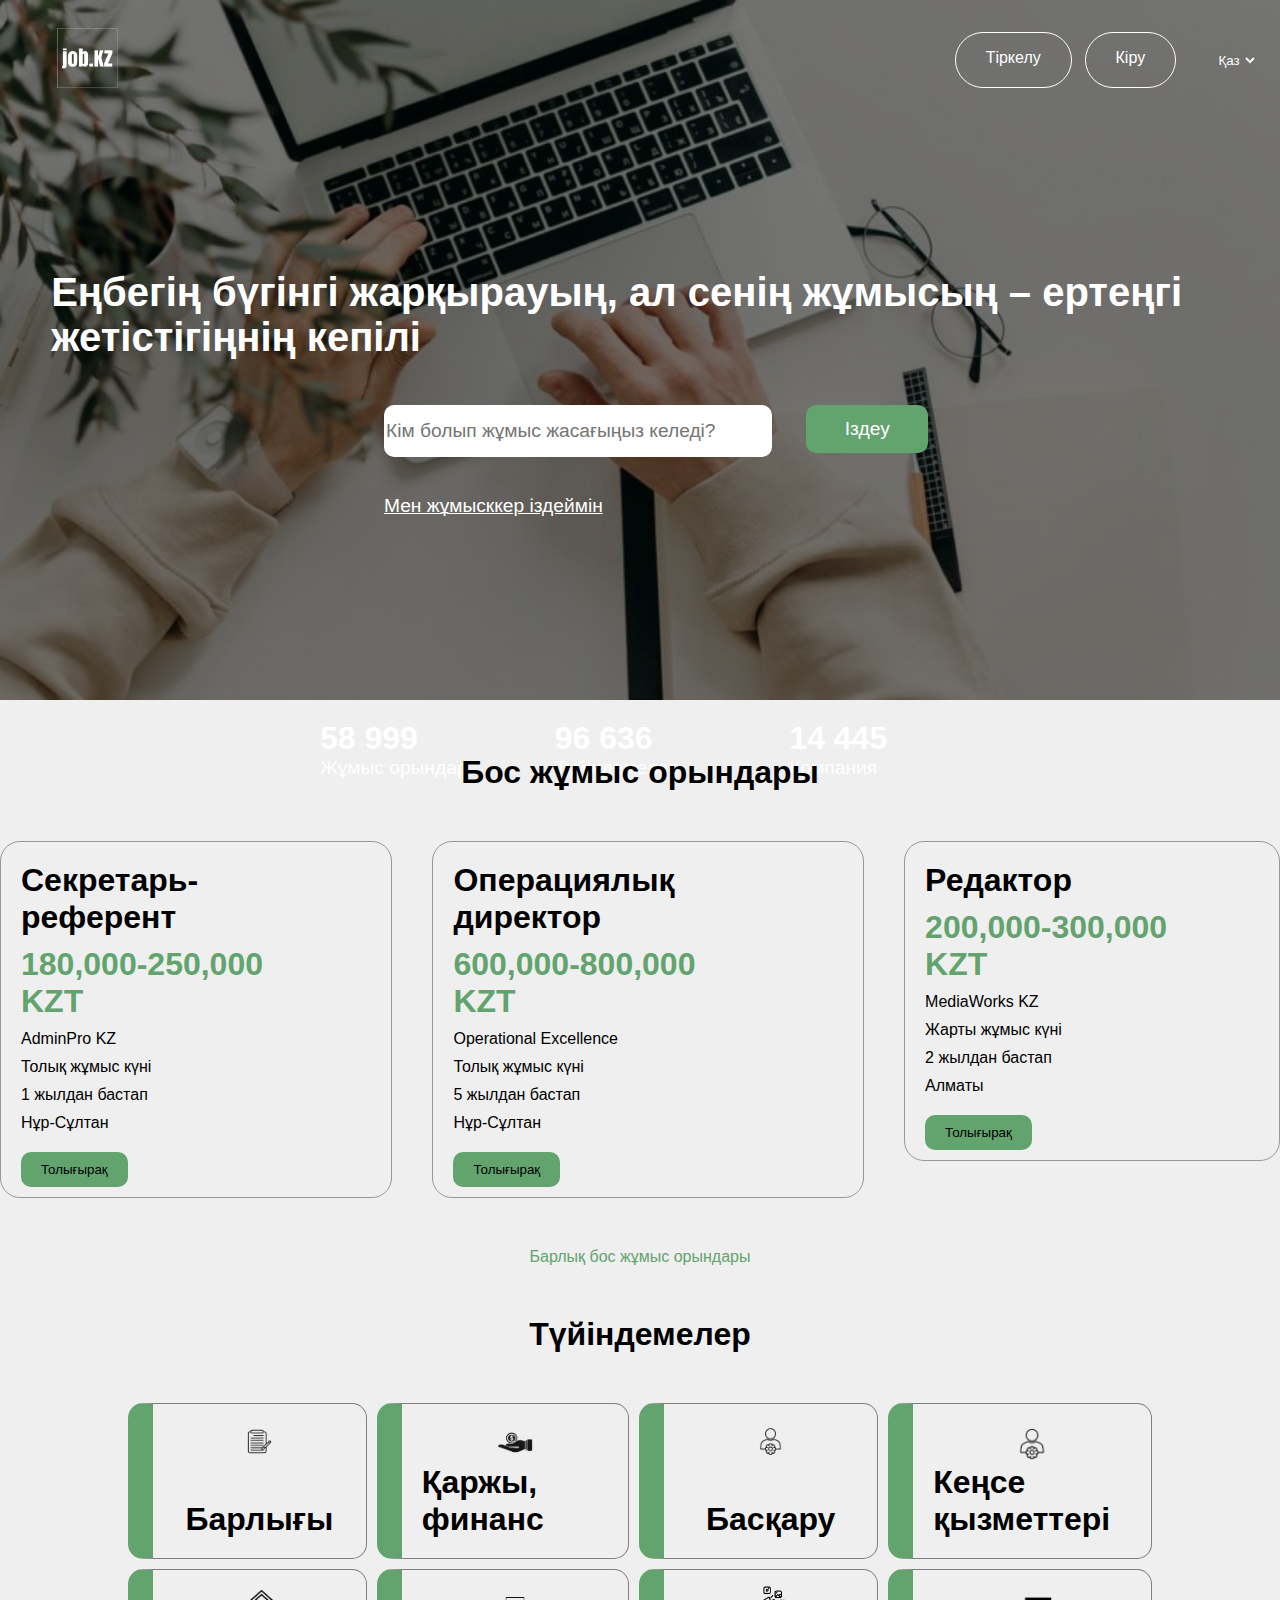
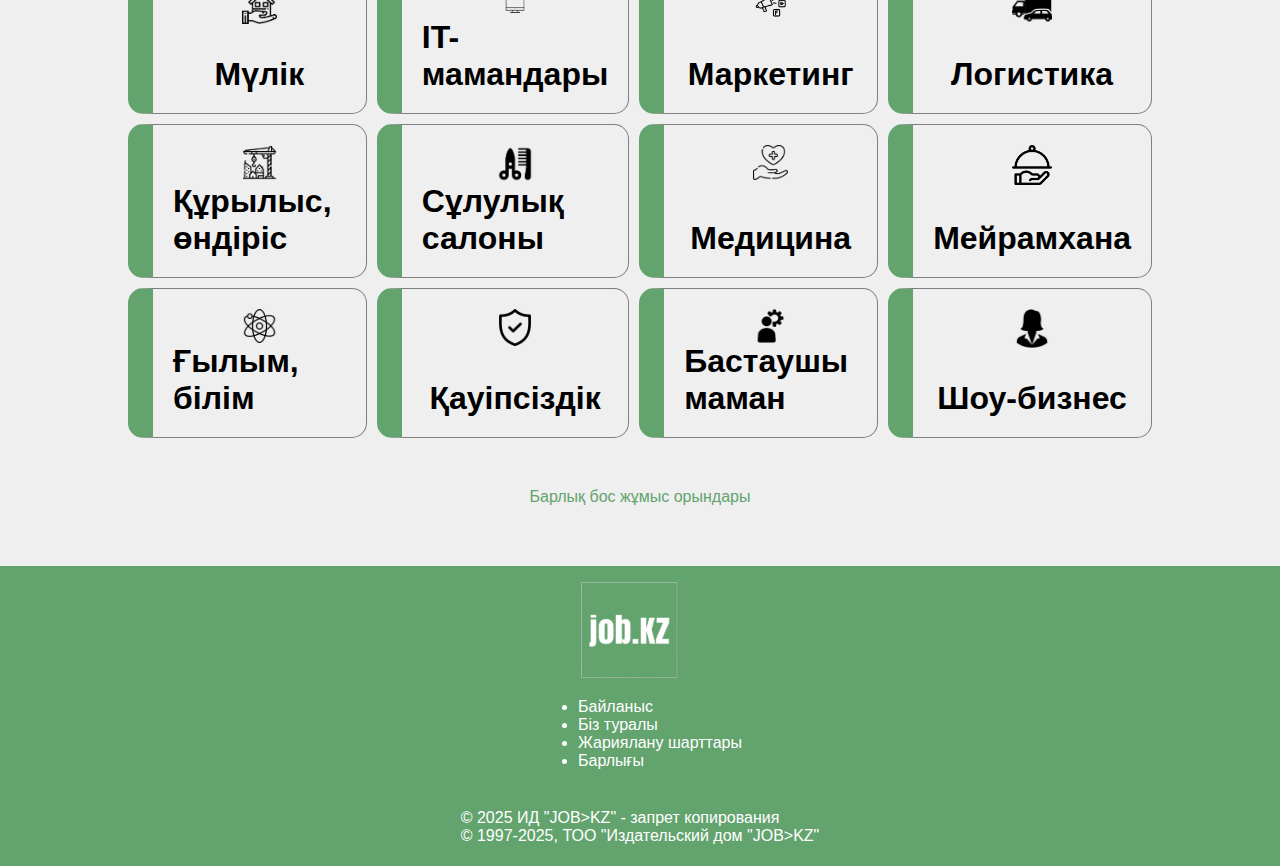
<file: index.html>
<!DOCTYPE html>
<html lang="en">
<head>
    <meta charset="UTF-8">
    <meta name="viewport" content="width=device-width, initial-scale=1.0">
    <title>job.KZ</title>
    <link rel="stylesheet" href="style.css">
</head>
<body>
<header id="header">
    <a href="#"><img class="logoIMG" src="img/logo.png" alt=""></a>
    <img id="img-profil" class="profilImg" src="img/profilLogo.png" alt="">
    
    <a href="logIn.html" id="headBtn1">Тіркелу</a>
    <a href="signIn.html" id="headBtn2">Кіру</a>
    <select class="select" name="" id="">
        <option class="selectKz" value="">Қаз</option>
        <option class="selectKz" value="">Рус</option>
    </select>
</header>
    <div id="asideProfil">
        <img id="xImg" class="x" src="img/xLogo.png" alt="">
        <img class="imgSom" src="img/imgSom.png" alt="">
        <button id="getOut">Шығу</button>
    </div>  
<nav>

</nav>
<main class="main">
    <section class="section">
        <img class="section1fon" src="img/fon3.jpg" alt="">
        <h1 class="section1h1">Еңбегің бүгінгі жарқырауың, ал сенің жұмысың – ертеңгі жетістігіңнің кепілі</h1>
            <form id="section1-form" class="section1form">
                <input id="section1input" type="text" placeholder="Кім болып жұмыс жасағыңыз келеді?">
                <button id="section1Btn">Іздеу</button>
            </form>
        <a class="boss" href="">Мен жұмысккер іздеймін</a>
        <div class="container">
            <div class="info">
                <h3 class="information" id="jobPlace">58 999</h3>
                <h3 class="information" id="resume">96 636</h3> 
                <h3 class="information" id="company">14 445 </h3>
                <p class="inf">Жұмыс орындар</p>
                <p class="inf">Түйіндемелер</p>
                <p class="inf">Компания</p>
            </div>    
        </div>
        
            
    </section>
    
      
    
    <section class="section4">
        <h1 class="section4h1">Бос жұмыс орындары</h1>
        <a href="" class="section4Div">
            
        </a>
        <a class="section4-a" href="job.html">Барлық бос жұмыс орындары</a>
    </section>
     <section class="section2">
        <h1 class="section2h1">Түйіндемелер</h1>
        <div class="section4Div1">
            <a href="job.html" class="divVacancy all">
                <img class="divImg" src="img/listLogo.png" alt="">
                <h1 class="divH1">Барлығы</h1>
            </a>
            <a href="job.html" class="divVacancy econom">
                <img class="divImg" src="img/economLogo.png" alt="">
                <h1 class="divH1">Қаржы, финанс</h1>
            </a>
            <a href="job.html" class="divVacancy offise">
                
                <img class="divImg" src="img/managLogo.png" alt="">
                <h1 class="divH1">Басқару</h1>
            </a>
            <a href="job.html" class="divVacancy manag">
                
                <img class="divImg" src="img/managLogo.png" alt="">
                <h1 class="divH1">Кеңсе қызметтері</h1>
            </a>
            <a href="job.html" class="divVacancy dom">
                
                <img class="divImg" src="img/domLogo.png" alt="">
                <h1 class="divH1">Мүлік</h1>
            </a>
            <a href="job.html" class="divVacancy IT">
                
                <img class="divImg" src="img/ITlogo.png" alt="">
                <h1 class="divH1">IT-мамандары</h1>
            </a>
            <a href="job.html" class="divVacancy ">
                
                <img class="divImg marketing" src="img/marketingLogo.png" alt="">
                <h1 class="divH1">Маркетинг</h1>
            </a>
            <a href="job.html" class="divVacancy logist">
                
                <img class="divImg" src="img/logistLogo.png" alt="">
                <h1 class="divH1">Логистика</h1>
            </a>
            <a href="job.html" class="divVacancy stroi">
                
                <img class="divImg" src="img/stroiLogo.png" alt="">
                <h1 class="divH1">Құрылыс, өндіріс</h1>
            </a>
            <a href="job.html" class="divVacancy solon">
                
                <img class="divImg" src="img/solonLogo.png" alt="">
                <h1 class="divH1">Сұлулық салоны</h1>
            </a>
            <a href="job.html" class="divVacancy medic">
                
                <img class="divImg" src="img/medicLogo.png" alt="">
                <h1 class="divH1">Медицина</h1>
            </a>
            <a href="job.html" class="divVacancy food">
    
                <img class="divImg" src="img/foodLogo.png" alt="">
                <h1 class="divH1">Мейрамхана</h1>
            </a>
            <a href="job.html" class="divVacancy nauka">
    
                <img class="divImg" src="img/naukaLogo.png" alt="">
                <h1 class="divH1">Ғылым, білім</h1>
            </a>
            <a href="job.html" class="divVacancy bz">
                
                <img class="divImg" src="img/bzLogo.png" alt="">
                <h1 class="divH1">Қауіпсіздік</h1>
            </a>
            <a href="job.html" class="divVacancy spec">
                
                <img class="divImg" src="img/specLogo.png" alt="">
                <h1 class="divH1">Бастаушы маман</h1>
            </a>
            <a href="job.html" class="divVacancy biss">
                
                <img class="divImg" src="img/bissLogo.png" alt="">
                <h1 class="divH1">Шоу-бизнес</h1>
            </a>
        </div>
        <a class="section4-a" href="job.html">Барлық бос жұмыс орындары</a>
    </section> 

</main>
<footer class="footer">
    <a href="#"><img class="footerLogo" src="img/logo.png" alt=""></a>
    <div class="text-center">
        <ul class="footer-ul">
            <li><a class="footer-li" href="">Байланыс</a></li>
            <li><a class="footer-li" href="">Біз туралы</a></li>
            <li><a class="footer-li" href="">Жариялану шарттары</a></li>
            <li><a class="footer-li" href="">Барлығы</a> </li>
        </ul>
    </div>  
    <div class="text">
        <div class="text1">© 2025 ИД "JOB>KZ" - запрет копирования</div>
        <div class="text2">© 1997-2025, ТОО "Издательский дом "JOB>KZ"</div>
    </div>
</footer>

    
    <script src="script.js"></script>
</body>
</html>
</file>
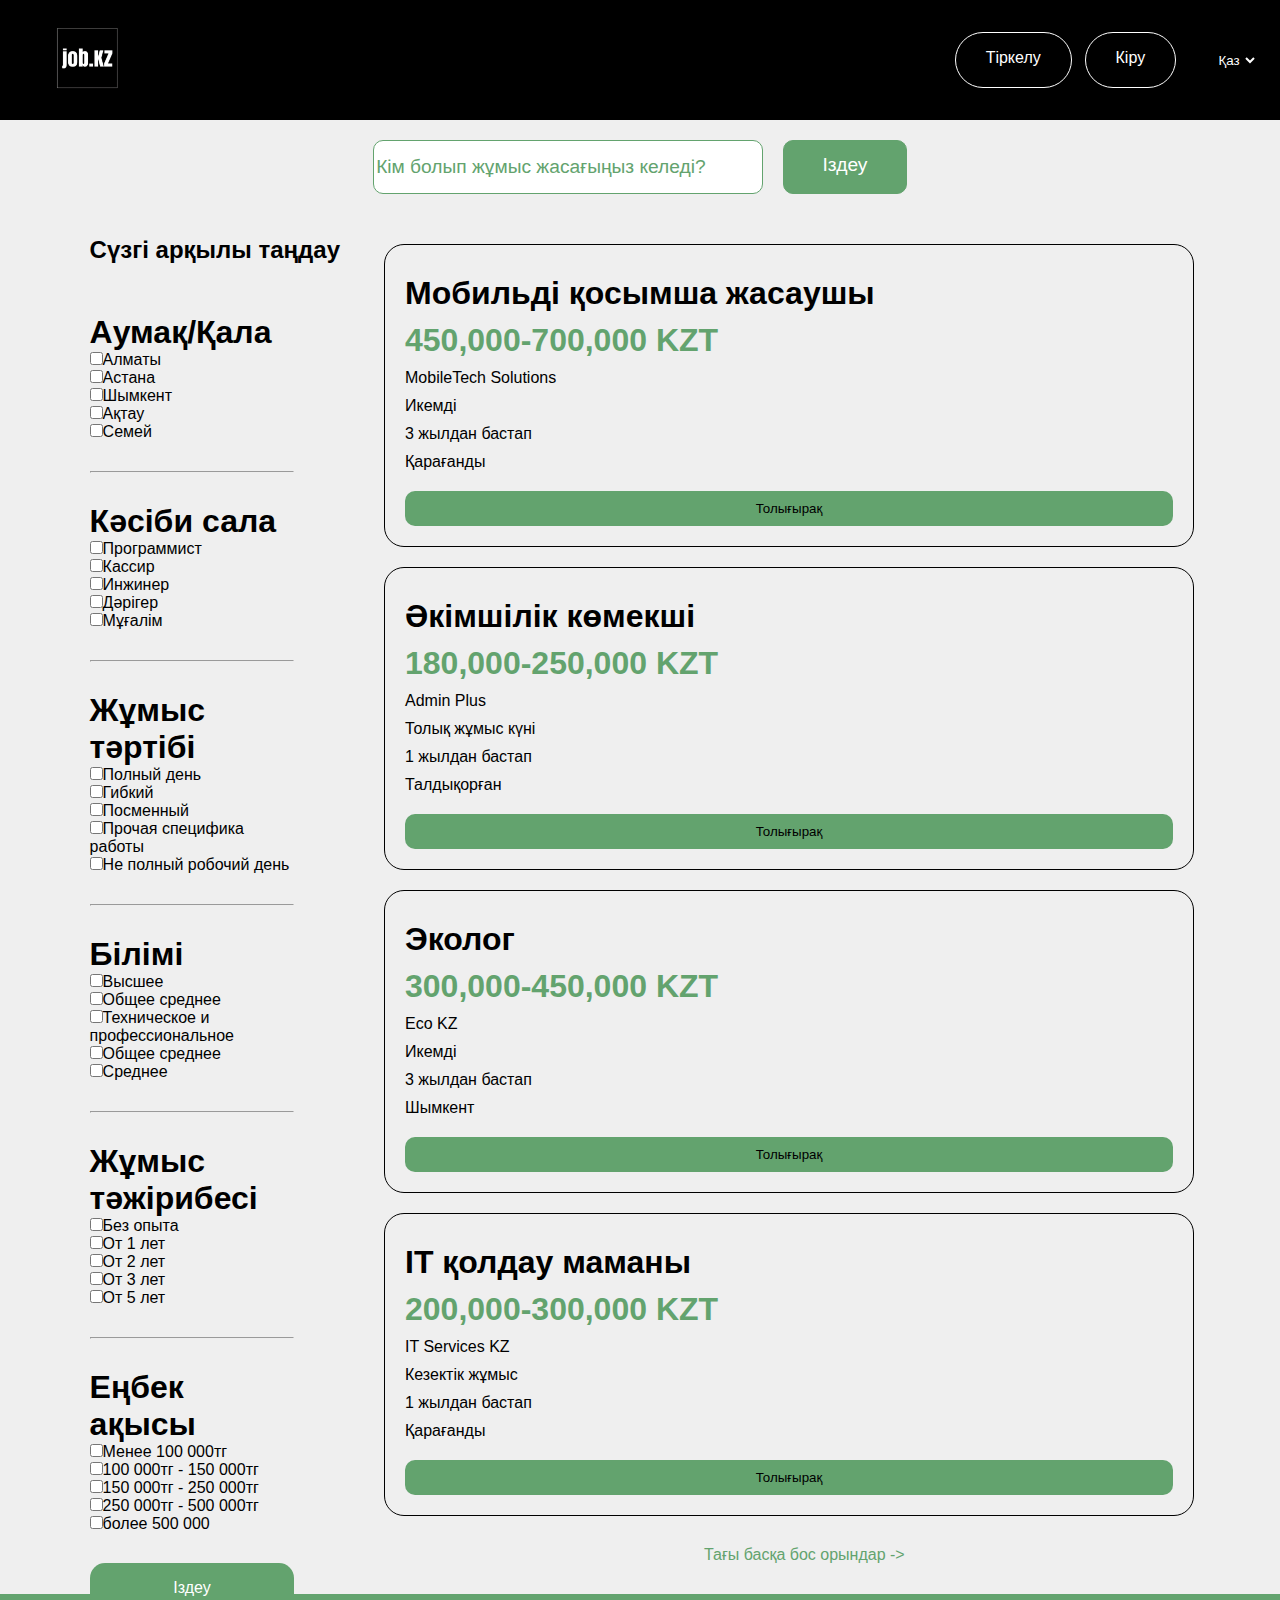
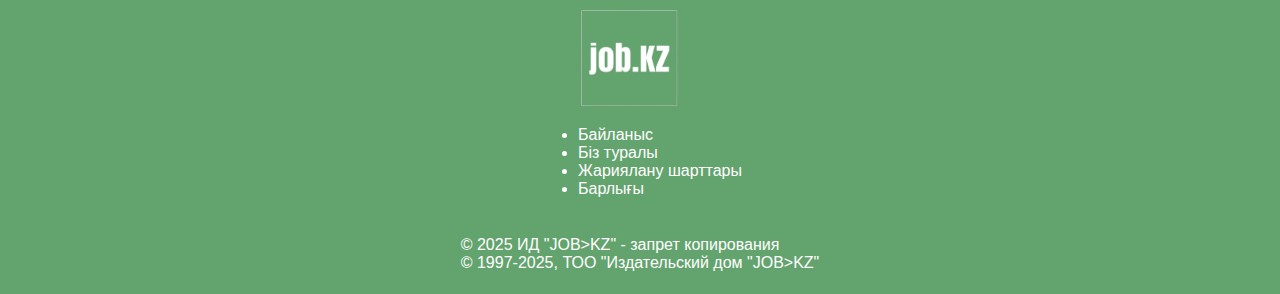
<file: job.html>
<!DOCTYPE html>
<html lang="en">
<head>
    <meta charset="UTF-8">
    <meta name="viewport" content="width=device-width, initial-scale=1.0">
    <title>Document</title>
    <link rel="stylesheet" href="job.css">
</head>
<body>
    <header id="header">
        <a href="#"><img class="logoIMG" src="img/logo.png" alt=""></a>
        <a href="logIn.html" id="headBtn1">Тіркелу</a>
        <a href="signIn.html" id="headBtn2">Кіру</a>
        <img id="img-profil" class="profilImg" src="img/profilLogo.png" alt="">
        <select class="select" name="" id="">
            <option class="selectKz" value="">Қаз</option>
            <option class="selectKz" value="">Рус</option>
        </select>
    </header>
    <div id="asideProfil">
        <img id="xImg" class="x" src="img/xLogo.png" alt="">
        <img class="imgSom" src="img/imgSom.png" alt="">
        <button id="getOut">Шығу</button>
    </div>  
        <section>
            <form id="section1-form" class="section1form">
                <input id="section1input" type="text" placeholder="Кім болып жұмыс жасағыңыз келеді?">
                <a href="" id="section1Btn">Іздеу</a>
            </form>
        </section>
    <main class="main">
       
        <section class="section">
            <div id="section2Div">

            </div>

        </section>

        <section class="section5">
            <div id="section2Div2">

            </div>
            <a class="section2-a" href="">Тағы басқа бос орындар -></a>
        </section>
    </main>

    <aside class="section3">
        <h1 class="section3h1">Сүзгі арқылы таңдау</h1>
        <div class="divsection3">
            <div class="divJob">
                <h1 class="divJob-h1">Аумақ/Қала</h1>
                <p><input class="divJon-input" type="checkbox">Алматы<span></span></p>
                <p><input class="divJon-input" type="checkbox">Астана<span></span></p>
                <p><input class="divJon-input" type="checkbox">Шымкент<span></span></p>
                <p><input class="divJon-input" type="checkbox">Ақтау<span></span></p>
                <p><input class="divJon-input" type="checkbox">Семей<span></span></p>
            </div><hr>
            <div class="divJob">
                <h1 class="divJob-h1">Кәсіби сала</h1>
                <p><input class="divJon-input" type="checkbox">Программист<span></span></p>
                <p><input class="divJon-input" type="checkbox">Кассир<span></span></p>
                <p><input class="divJon-input" type="checkbox">Инжинер<span></span></p>
                <p><input class="divJon-input" type="checkbox">Дәрігер<span></span></p>
                <p><input class="divJon-input" type="checkbox">Мұғалім<span></span></p>
            </div><hr>
            <div class="divJob">
                <h1 class="divJob-h1">Жұмыс тәртібі</h1>
                <p><input class="divJon-input" type="checkbox">Полный день<span></span></p>
                <p><input class="divJon-input" type="checkbox">Гибкий<span></span></p>
                <p><input class="divJon-input" type="checkbox">Посменный<span></span></p>
                <p><input class="divJon-input" type="checkbox">Прочая специфика работы<span></span></p>
                <p><input class="divJon-input" type="checkbox">Не полный робочий день<span></span></p>
            </div><hr>
            <div class="divJob">
                <h1 class="divJob-h1">Білімі</h1>
                <p><input class="divJon-input" type="checkbox">Высшее<span></span></p>
                <p><input class="divJon-input" type="checkbox">Общее среднее <span></span></p>
                <p><input class="divJon-input" type="checkbox">Техническое и профессиональное <span></span></p>
                <p><input class="divJon-input" type="checkbox">Общее среднее <span></span></p>
                <p><input class="divJon-input" type="checkbox">Среднее <span></span></p>
            </div><hr>
            <div class="divJob">
                <h1 class="divJob-h1">Жұмыс тәжірибесі</h1>
                <p><input class="divJon-input" type="checkbox">Без опыта<span></span></p>
                <p><input class="divJon-input" type="checkbox">От 1 лет<span></span></p>
                <p><input class="divJon-input" type="checkbox">От 2 лет<span></span></p>
                <p><input class="divJon-input" type="checkbox">От 3 лет<span></span></p>
                <p><input class="divJon-input" type="checkbox">От 5 лет<span></span></p>
            </div><hr>
            <div class="divJob">
                <h1 class="divJob-h1">Еңбек ақысы</h1>
                <p><input class="divJon-input" type="checkbox">Менее 100 000тг<span></span></p>
                <p><input class="divJon-input" type="checkbox">100 000тг - 150 000тг<span></span></p>
                <p><input class="divJon-input" type="checkbox">150 000тг - 250 000тг<span></span></p>
                <p><input class="divJon-input" type="checkbox">250 000тг - 500 000тг<span></span></p>
                <p><input class="divJon-input" type="checkbox">более 500 000 <span></span></p>
            </div>
            <a class="section3a" href="">Іздеу</a>
        </div>
    </aside>

    <footer class="footer">
        <a href="#"><img class="footerLogo" src="img/logo.png" alt=""></a>
        <div class="text-center">
            <ul class="footer-ul">
                <li><a class="footer-li" href="">Байланыс</a></li>
                <li><a class="footer-li" href="">Біз туралы</a></li>
                <li><a class="footer-li" href="">Жариялану шарттары</a></li>
                <li><a class="footer-li" href="">Барлығы</a> </li>
            </ul>
        </div>  
        <div class="text">
            <div class="text1">© 2025 ИД "JOB>KZ" - запрет копирования</div>
            <div class="text2">© 1997-2025, ТОО "Издательский дом "JOB>KZ"</div>
        </div>
    </footer>


    <script src="jobs.js"></script>
</body>
</html>
</file>
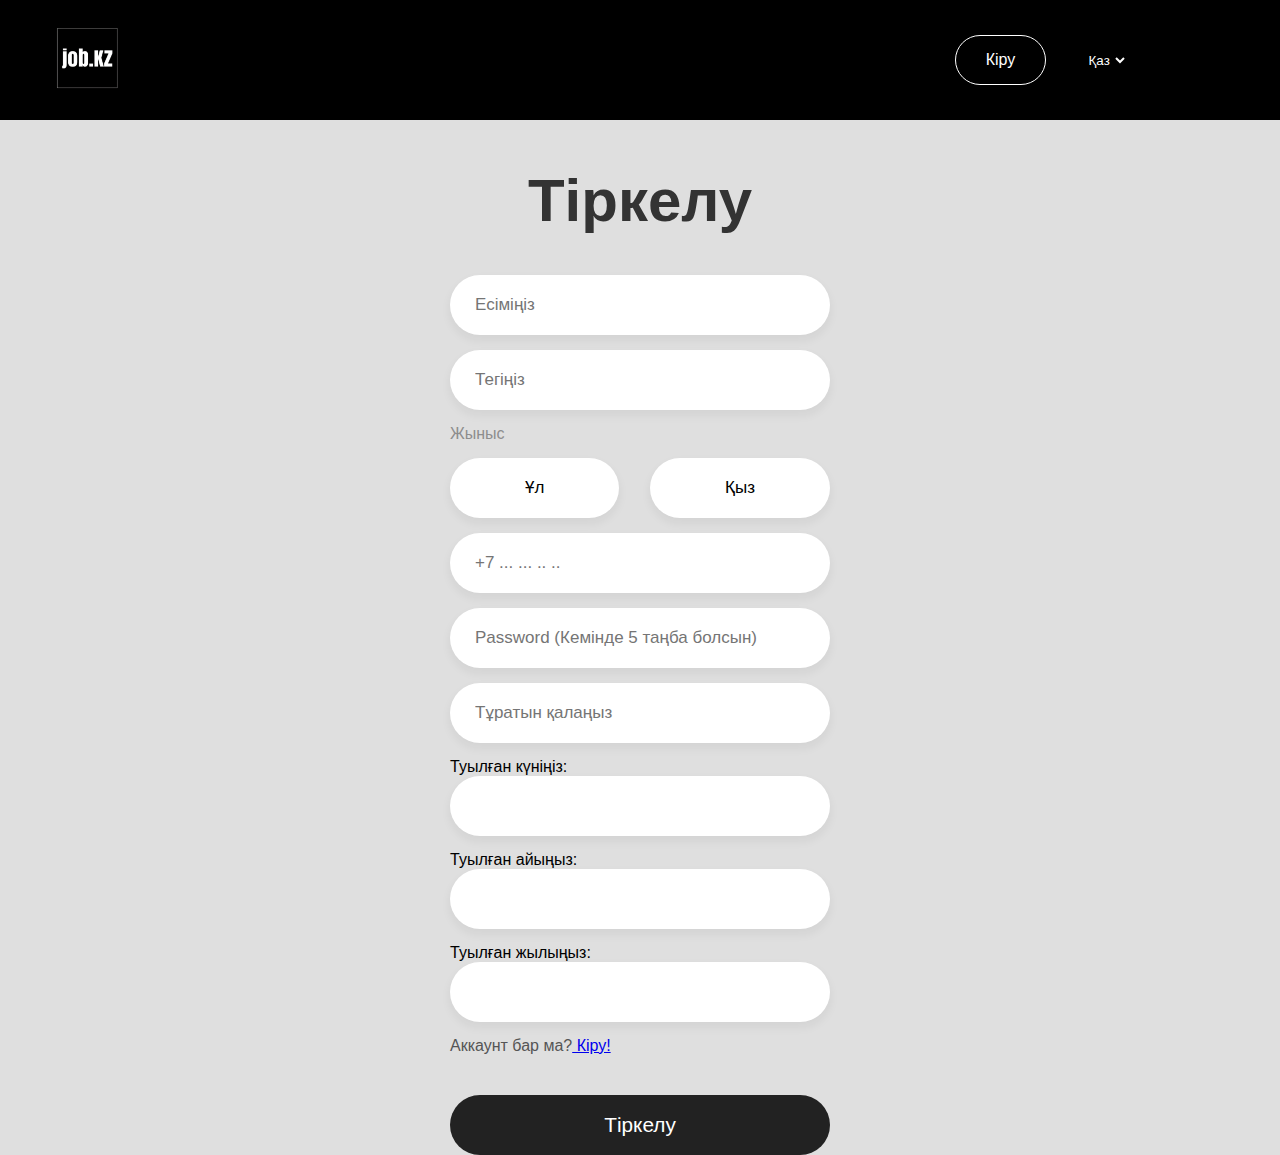
<file: logIn.html>
<!DOCTYPE html>
<html lang="en">
<head>
    <meta charset="UTF-8">
    <meta name="viewport" content="width=device-width, initial-scale=1.0">
    <title>Document</title>
    <link rel="stylesheet" href="logIn.css">
</head>
<body>
    <header id="header">
        <a href="#"><img class="logoIMG" src="img/logo.png" alt=""></a>
        <a href="signIn.html" id="headBtn1">Кіру</a>
        <select class="select" name="" id="">
            <option class="selectKz" value="">Қаз</option>
            <option class="selectKz" value="">Рус</option>
        </select>
    </header>
    <main>
        <div class="login-box">
            <div class="login-header">
                <h1>Тіркелу </h1>
            </div>

            <form action="">

                <div class="input-box">
                    <input id="name" type="text" class="input-field" placeholder="Есіміңіз">
                </div>
    
                <div class="input-box">
                    <input id="surname" type="text" class="input-field" placeholder="Тегіңіз">
                    
                </div>
                <p class="p" >Жыныс</p>
                <div class="divCheckBox">
                    <label>
                        <input class="inputBox" type="radio" name="gender">
                        <div class="gender-label">Ұл</div>
                    </label>
                    <label>
                        <input class="inputBox" type="radio" name="gender">
                        <div class="gender-label">Қыз</div>
                    </label>
                </div>
                
    
                <div class="input-box">
                    <input id="tel" type="number" class="input-field" placeholder="+7 ... ... .. .." >
                </div>
    
                <div class="input-box">
                    <input id="password" type="password" class="input-field" placeholder="Password (Кемінде 5 таңба болсын)" >
                </div>
    
                <div class="input-box">
                    <input id="city" type="text" class="input-field" placeholder="Тұратын қалаңыз" >
                </div>
                
                <label for="day">Туылған күніңіз:</label>
    
                <div class="input-box">
                    <input id="day" type="number" class="input-field" >
                </div>
    
                <label >Туылған айыңыз:</label>
    
                <div class="input-box">
                    <input id="month" type="text" class="input-field" >
                </div>
    
                <label >Туылған жылыңыз:</label>
    
                <div class="input-box">
                    <input id="year" type="number" class="input-field" >
                </div>           
                
                <div class="forgot">
                    <section>
                        <p>Аккаунт бар ма?<a href="signIn.html"> Кіру!</a></p>
                    </section>
                </div>
                <div class="input-submit">
                    <button id="btn" class="submit-btn">Тіркелу</button>
                    
                </div>
            </form> 

        </div>
    </main>


    <script src="logIn.js"></script>
</body>
</html>
</file>
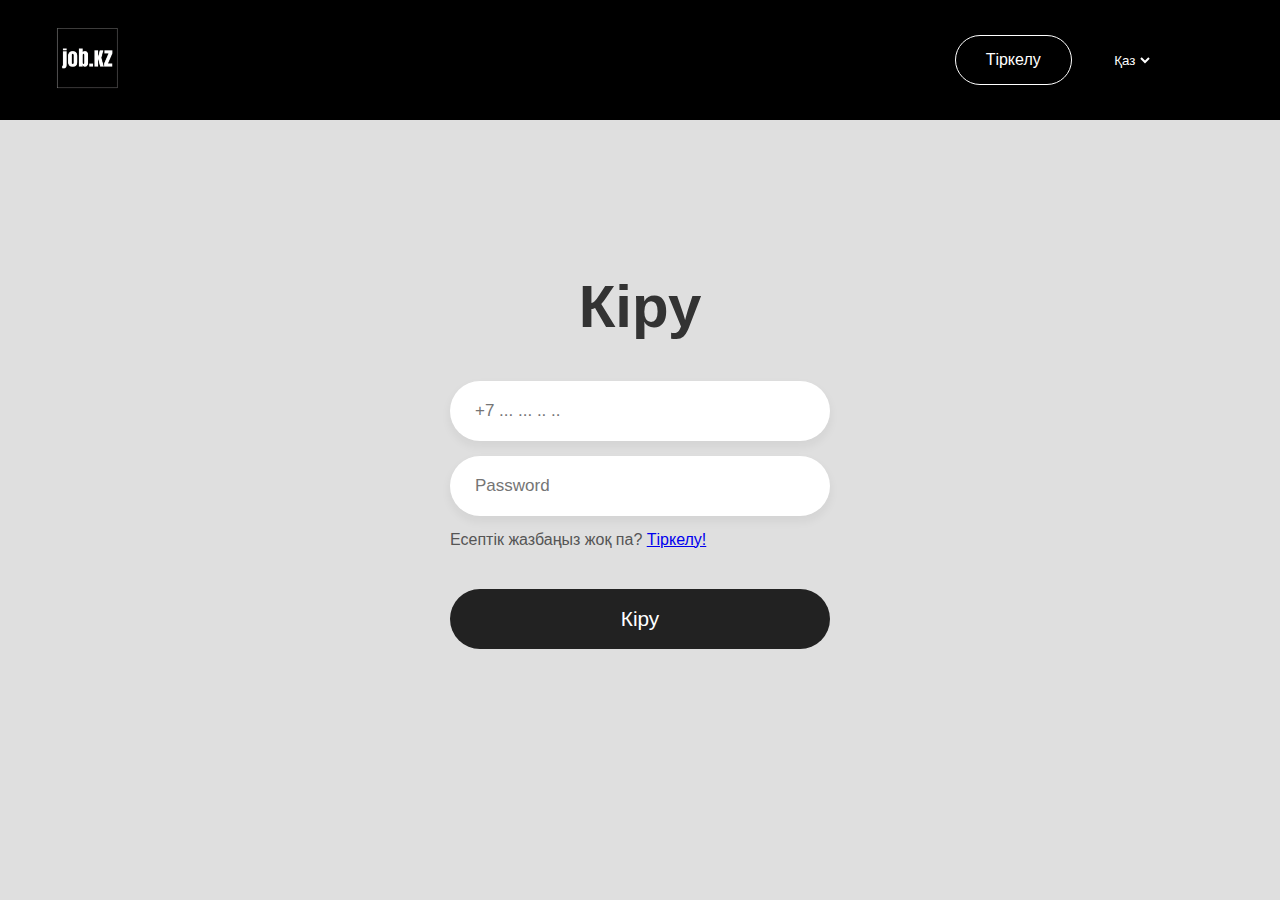
<file: signIn.html>
<!DOCTYPE html>
<html lang="en">
<head>
    <meta charset="UTF-8">
    <meta name="viewport" content="width=device-width, initial-scale=1.0">
    <title>Document</title>
    <link rel="stylesheet" href="signIn.css">
</head>
<body>
    <header id="header">
        <a href="#"><img class="logoIMG" src="img/logo.png" alt=""></a>
        <a href="logIn.html" id="headBtn1">Тіркелу</a>
        <select class="select" name="" id="">
            <option class="selectKz" value="">Қаз</option>
            <option class="selectKz" value="">Рус</option>
        </select>
    </header>
    <main>
        <div class="login-box">
            <div class="login-header">
                <h1>Кіру </h1>
            </div>
            <div class="input-box">
                <input type="number" class="input-field" placeholder="+7 ... ... .. .." >
            </div>
            <div class="input-box">
                <input type="password" id="pasword" class="input-field" placeholder="Password" >
            </div>
            <div class="forgot">
                <section>
                    <p>Есептік жазбаңыз жоқ па? <a href="logIn.html"> Тіркелу!</a></p>
                </section>
            </div>
            <div class="input-submit">
                <button id="btn" class="submit-btn">Кіру</button>
                
            </div>
        </div>
    </main>

    <script src="signIn.js"></script>
</body>
</html>
</file>
<file: style.css>
*{
    margin: 0;  
    font-family:'Gill Sans', 'Gill Sans MT', Calibri, 'Trebuchet MS', sans-serif;
}

body{
    height: 100%;
    background-color: rgb(239, 239, 239);
}

#header{
    width: 100%;
    height: 120px;
    display: flex;
    align-items: center;
    position: absolute;
    z-index: 1000;
    transition: background-color 0.3s ease, height 0.3s ease;
}

#header.scrolled {
    background-color: rgb(204, 204, 204);
    height: 80px;
}

.logoIMG{
    height: 80px;
    margin-left: 50px;
    
}

.profilImg{
    display: none;
    height: 60px;
    margin-left: 70%;
    cursor: pointer;
}


#asideProfil {
    display: none;
    position: absolute;
    z-index: 100;
    right: 0;
    top: 60px;
    width: 25%;
    height: 500px;
    background-color: rgb(239, 239, 239);
    border-radius: 50px 0 0 50px;
    transition: right 2s ease-in-out;
    
}
.x{ 
    position: absolute;
    top: 10%;
    left: 10%;
    width: 7%;
    cursor: pointer;
}

.imgSom{
    width: 50%;
    margin-left: 25%;
}
.accountCard{
    display: flex;
    flex-direction: column;
    align-items: center;
}
.card1{
    margin-top: 10px;
}

.card2{
    padding: 5% 30%;
    margin-top: 10px;
    
}

#getOut{
    position: absolute;
    bottom: 5%;
    right: 40%;
}





#headBtn1{
    color: white;
    border: solid  white 1px;
    border-radius: 50px;
    text-decoration: none;
    height: 30px;
    padding: 16px 30px 8px 30px;
    margin-left: 65%
}

#headBtn1:hover{
    border-color: rgb(99, 163, 110);
    color:rgb(99, 163, 110);
    transition-duration: 0.5s;
}

#headBtn2{
    color: white;
    text-decoration: none;
    border: solid  white 1px;
    border-radius: 50px;
    height: 30px;
    padding: 16px 30px 8px 30px;
    margin-left: 1%;

}

#headBtn2:hover{
    border-color: rgb(99, 163, 110);
    color:rgb(99, 163, 110);
    transition-duration: 0.5s;
}

.select{
    border: none;
    background-color: rgba(24, 10, 64, 0);
    color: white;
    margin-left: 3%;
}

.selectKz{
    background-color: rgb(69, 111, 76);
}

.section1fon{
    filter: brightness(50%);
    width: 100%;
    height: 700px;
    
}



.section1h1{
    position: absolute;
    color: rgb(255, 255, 255);
    top: 30%;
    left: 4%;
    font-size: 2.5em;
}

#section1input{
    width: 30%;
    height: 50px;
    font-size: 1.2em;
    position: absolute;
    top: 45%; 
    left: 30%; 
    border-radius: 10px;
    border: none;
    background-color: rgb(255, 255, 255);
    z-index: 1;
    color: rgb(0, 0, 0);
    
}

#section1Btn{
    padding: 13px 3% 13px 3%;
    border-radius: 10px;
    text-decoration: none;
    background-color: rgb(99, 163, 110) ;
    font-size: 1.2em;
    position: absolute;
    left: 63%;
    top: 45%;
    z-index: 1;
    border: none;
    color: rgb(255, 255, 255);
}

#section1Btn:hover{
    background-color: rgb(84, 138, 93) ;
    transition-duration: 0.5s;
}


.boss{
    font-size: 1.2em;
    position: absolute;
    top: 55%; 
    left: 30%; 
    border: none;
    z-index: 1;
    color: white;
}

.boss:hover{
    border-color: rgb(99, 163, 110);
    color:rgb(99, 163, 110);
    transition-duration: 0.5s;
}
.container{
    display: flex;
    justify-content: space-evenly;
    
}
.info{
    display: grid;
    grid-template-columns: repeat(3, 1fr);
    grid-template-rows: repeat(2, auto);
    column-gap: 10%;
    width: 50%;
    position: absolute;
    top: 80%;
}
.inf{
    color: white;
    font-size: 1.2em;
}
.information{
    color: white;
    font-size: 2em;
}




/* section2 */
.section2{
    position: relative;
    margin: 0 10%;   
    display: flex;
    flex-direction: column; 
    align-items: center;
}

.section4Div1{
    display: grid;
    grid-template-columns: repeat(4, 1fr);
    gap: 10px;
    

}


.section2h1{
    margin:  50px 0 ;
    font-size: 2em;
}


.divVacancy{
    display: flex;
    flex-direction: column;
    justify-content: space-between;
    align-items: center;
    border:  1px solid rgb(127, 127, 127);
    padding: 20px;
    border-radius: 15px;
    text-decoration: none;
    color: black;
    border-left: solid 25px rgb(99, 163, 110);
    
}
.divImg{
    width: 20%;
}

.marketing{
    transform: scale(2);
}





.section4{
    position: relative;
    display: flex;
    flex-direction: column;
    align-items: center;
    margin-top: 50px;
}

.section4Div{
    display: flex;
    justify-content: center;
    gap: 40px;
    margin-top: 50px;
    text-decoration: none;
    color: black;

}
.section4h1{
    font-size: 2em;
}

.card-button{
    padding: 10px 20px;
    background-color: rgb(99, 163, 110) ;
    border: none;
    cursor: pointer;
    margin-top: 20px;
    border-radius: 10px;
}
.kzt{
    color: rgb(99, 163, 110) ;
}

.card-content:hover{
    transform: scale(1.03);
    transition-duration: 0.5s;
}

.card-content{
    border: 1px rgb(151, 151, 151) solid;
    padding: 10px 100px 10px 20px;
    border-radius: 20px;
    transition-duration: 0.5s;
}

.section4-a{
    text-decoration: none;
    color: rgb(99, 163, 110);
    margin-top: 50px;
}

.section4-a:hover{
    color: rgb(59, 98, 65);
}




.footer{
    width: 100%;
    height: 300px;
    background-color: rgb(99, 163, 110);
    margin-top: 60px;
    display: flex;
    flex-direction: column;
    align-items: center;
    color: white;
} 



.footer-li{
    text-decoration: none;
    color: rgb(255, 255, 255);
}

.text{
    margin-top: 3%;
    color: white;
}

.footerLogo{
    width: 20%;
    margin-left: 38%;
}
</file>
<file: job.css>
*{
    margin: 0;  
    font-family:'Gill Sans', 'Gill Sans MT', Calibri, 'Trebuchet MS', sans-serif;
}

body{
    height: 100%;
    background-color: rgb(239, 239, 239);
}

#header{
    width: 100%;
    height: 120px;
    display: flex;
    align-items: center;
    position: relative;
    z-index: 1000;
    transition: background-color 0.3s ease, height 0.3s ease;
    background-color: black;
}

#header.scrolled {
    background-color: rgb(204, 204, 204);
    height: 80px;
}

.logoIMG{
    height: 80px;
    margin-left: 50px;
    
}


.profilImg{
    display: none;
    height: 60px;
    margin-left: 70%;
    cursor: pointer;
}


#asideProfil {
    display: none;
    position: absolute;
    z-index: 1000;
    right: 0;
    top: 60px;
    width: 25%;
    height: 500px;
    background-color: rgb(239, 239, 239);
    border-radius: 50px 0 0 50px;
    transition: right 2s ease-in-out;
    border: 1px solid rgb(150, 150, 150);
}
.x{ 
    position: absolute;
    top: 10%;
    left: 10%;
    width: 7%;
    cursor: pointer;
}

.imgSom{
    width: 50%;
    margin-left: 25%;
}
.accountCard{
    display: flex;
    flex-direction: column;
    align-items: center;
}
.card1{
    margin-top: 10px;
}

.card2{
    padding: 5% 30%;
    margin-top: 10px;
    
}

#getOut{
    position: absolute;
    bottom: 5%;
    right: 40%;
}


#headBtn1{
    color: white;
    border: solid  white 1px;
    border-radius: 50px;
    text-decoration: none;
    height: 30px;
    padding: 16px 30px 8px 30px;
    margin-left: 65%
}

#headBtn1:hover{
    border-color: rgb(99, 163, 110);
    color:rgb(99, 163, 110);
    transition-duration: 0.5s;
}

#headBtn2{
    color: white;
    text-decoration: none;
    border: solid  white 1px;
    border-radius: 50px;
    height: 30px;
    padding: 16px 30px 8px 30px;
    margin-left: 1%;

}

#headBtn2:hover{
    border-color: rgb(99, 163, 110);
    color:rgb(99, 163, 110);
    transition-duration: 0.5s;
}

.select{
    border: none;
    background-color: rgba(24, 10, 64, 0);
    color: white;
    margin-left: 3%;
}

.selectKz{
    background-color: rgba(24, 10, 64, 0.825);
}







.section3{
    /* position: relative;
    top: 30px;
    margin: 0 10%; */
    position: absolute;
    top: 236px;
    width: 80%;
    left: 7%;
}

.section3h1{
    font-size: 1.5em;
    
}

.divsection3{
    margin-top: 50px;
    display: flex;
    flex-direction: column;
    justify-content: center;
    gap: 30px;
    width: 20%;
}


.section3a{
    text-decoration: none;
    color:  rgb(255, 255, 255) ;
    width: 100%;
    height: 50px;
    background-color: rgb(99, 163, 110) ;
    display: flex;
    align-items: center;
    justify-content: center;
    border-radius: 15px;
    position: relative;
}





#section1input{
    width: 30%;
    height: 50px;
    font-size: 1.2em;
    left: 30%; 
    border-radius: 10px;
    border: 1px solid rgb(99, 163, 110);
    background-color: rgb(255, 255, 255);
    z-index: 1;
    color:  rgb(99, 163, 110);
    
}

.section1form{
    display: flex;
    gap: 20px;
    margin-top: 20px;
    justify-content: center;
}

#section1Btn{
    padding: 13px 3% 13px 3%;
    border-radius: 10px;
    text-decoration: none;
    background-color: rgb(99, 163, 110);
    font-size: 1.2em;
    z-index: 1;
    color: rgb(255, 255, 255);
    border: 1px solid rgb(99, 163, 110);
}

#section1input::placeholder{
    color:  rgb(99, 163, 110);

}


#section1Btn:hover{
    background-color: rgb(84, 138, 93) ;
    transition-duration: 0.5s;
    color: white;
}


.section, .section5{
    display: flex;
    flex-direction: column;
    justify-content: center;
}

#section2Div2{
    display: flex;
    flex-direction: column;
    gap: 20px;
}

.cardContainer{
    border: 1px solid black;
    position: relative;
    top: 50px;
    left: 30%;
    width: 60%;
    padding: 20px;
    border-radius: 20px;
    cursor: pointer;
    transition-duration: 0.5s;
    z-index: 10;
    display: flex;
    flex-direction: column;
}

.cardContainer:hover{
    transform: scale(1.03);
    transition-duration: 0.5s;
}



.section2-a{
    text-decoration: none;
    color: rgb(99, 163, 110);
    position: relative;
    top: 80px;
    margin-left: 55%;
}

.section2-a:hover{
    color: rgb(59, 98, 65);
}

.card-button{
    padding: 10px 20px;
    background-color: rgb(99, 163, 110) ;
    border: none;
    cursor: pointer;
    margin-top: 20px;
    border-radius: 10px;
    
}

.kzt{
    color: rgb(99, 163, 110) ;
}







.footer{
    width: 100%;
    height: 300px;
    background-color: rgb(99, 163, 110);
    margin-top: 110px;
    display: flex;
    flex-direction: column;
    align-items: center;
    color: white;
} 



.footer-li{
    text-decoration: none;
    color: rgb(255, 255, 255);
}

.text{
    margin-top: 3%;
    color: white;
}

.footerLogo{
    width: 20%;
    margin-left: 38%;
}
</file>
<file: logIn.css>
*{
    margin: 0;
    padding: 0;
    box-sizing: border-box;
    font-family: 'Poppins',sans-serif;
     font-family:'Gill Sans', 'Gill Sans MT', Calibri, 'Trebuchet MS', sans-serif;
}


body{
    background: #dfdfdf;
}

#header{
    width: 100%;
    height: 120px;
    display: flex;
    align-items: center;
    position: absolute;
    z-index: 1000;
    transition: background-color 0.3s ease, height 0.3s ease;
    background-color: #000000;
}

#header.scrolled {
    background-color: rgb(204, 204, 204);
    height: 80px;
}

.logoIMG{
    height: 80px;
    margin-left: 50px;
    
}

#headBtn1{
    color: white;
    border: solid  white 1px;
    border-radius: 50px;
    text-decoration: none;
    padding: 15px 30px 15px 30px;
    margin-left: 65%
}

#headBtn1:hover{
    border-color: rgb(99, 163, 110);
    color:rgb(99, 163, 110);
    transition-duration: 0.5s;
}


.select{
    border: none;
    background-color: rgba(24, 10, 64, 0);
    color: white;
    margin-left: 3%;
}

.selectKz{
    background-color: rgba(0, 0, 0);
}


main{
    display: flex;
    justify-content: center;
    align-items: center;
    min-height: 100vh;
    
}
.login-box{
    display: flex;
    justify-content: center;
    flex-direction: column;
    width: 440px;
    height: 480px;
    padding: 30px;
    margin-top: 400px;
}
.login-header{
    text-align: center;
    margin: 20px 0 40px 0;
    color: #333;
    font-size: 30px;
    font-weight: 600;
}
.input-box .input-field{
    width: 100%;
    height: 60px;
    font-size: 17px;
    padding: 0 25px;
    margin-bottom: 15px;
    border-radius: 30px;
    border: none;
    box-shadow: 0px 5px 10px 1px rgba(0,0,0, 0.05);
    outline: none;
    transition: .3s;
}

.input-field:focus{
    width: 105%;
    border: solid 1px ;
    border-color: rgb(99, 163, 110);
}

.divCheckBox{
    display: flex;
    justify-content: space-between;

}
.inputBox{
    display: none;
}


.gender-label{
    width: 100%;
    height: 60px;
    font-size: 17px;
    padding: 0 75px;
    margin-bottom: 15px;
    border-radius: 30px;
    border: none;
    box-shadow: 0px 5px 10px 1px rgba(0,0,0, 0.05);
    display: flex;
    align-items: center;
    justify-content: center;
    cursor: pointer;
    background-color: white;
}

input[type="radio"]:checked + .gender-label {
    border: solid 1px;
    border-color: rgb(99, 163, 110);
}


.p{
    color: #8d8d8d;
    margin-bottom: 15px;
}
.forgot{
    margin-bottom: 40px;
}
section{
    color: #555;
}


.input-submit{
    position: relative;
}
.submit-btn{
    width: 100%;
    height: 60px;
    background: #222;
    border: none;
    border-radius: 30px;
    cursor: pointer;
    transition: .3s;
}
.input-submit label{
    position: absolute;
    top: 45%;
    left: 50%;
    color: #fff;
    -webkit-transform: translate(-50%, -50%);
    -ms-transform: translate(-50%, -50%);
    transform: translate(-50%, -50%);
    cursor: pointer;
}
.submit-btn:hover{
    background: #000;
    transform: scale(1.05,1);
}

#btn{
    color: white;
    font-size: 1.3em;
}
</file>
<file: signIn.css>
*{
    margin: 0;
    padding: 0;
    box-sizing: border-box;
    font-family: 'Poppins',sans-serif;
     font-family:'Gill Sans', 'Gill Sans MT', Calibri, 'Trebuchet MS', sans-serif;
}


body{
    background-color: rgb(204, 204, 204);
}

#header{
    width: 100%;
    height: 120px;
    display: flex;
    align-items: center;
    position: absolute;
    z-index: 1000;
    transition: background-color 0.3s ease, height 0.3s ease;
    background-color: #000000;
}

#header.scrolled {
    background-color: rgb(204, 204, 204);
    height: 80px;
}

.logoIMG{
    height: 80px;
    margin-left: 50px;
    
}

#headBtn1{
    color: white;
    border: solid  white 1px;
    border-radius: 50px;
    text-decoration: none;
    padding: 15px 30px 15px 30px;
    margin-left: 65%
}

#headBtn1:hover{
    border-color: rgb(99, 163, 110);
    color:rgb(99, 163, 110);
    transition-duration: 0.5s;
}


.select{
    border: none;
    background-color: rgba(24, 10, 64, 0);
    color: white;
    margin-left: 3%;
}

.selectKz{
    background-color: rgba(0, 0, 0);
}


main{
    display: flex;
    justify-content: center;
    align-items: center;
    min-height: 100vh;
    background: #dfdfdf;
}
.login-box{
    display: flex;
    justify-content: center;
    flex-direction: column;
    width: 440px;
    height: 480px;
    padding: 30px;
}
.login-header{
    text-align: center;
    margin: 20px 0 40px 0;
    color: #333;
    font-size: 30px;
    font-weight: 600;
}
.input-box .input-field{
    width: 100%;
    height: 60px;
    font-size: 17px;
    padding: 0 25px;
    margin-bottom: 15px;
    border-radius: 30px;
    border: none;
    box-shadow: 0px 5px 10px 1px rgba(0,0,0, 0.05);
    outline: none;
    transition: .3s;
}

.input-field:focus{
    width: 105%;
    border: solid 1px ;
    border-color: rgb(99, 163, 110);
}
.forgot{
    margin-bottom: 40px;
}
section{
    color: #555;
}


.input-submit{
    position: relative;
}
.submit-btn{
    width: 100%;
    height: 60px;
    background: #222;
    border: none;
    border-radius: 30px;
    cursor: pointer;
    transition: .3s;
}
.input-submit label{
    position: absolute;
    top: 45%;
    left: 50%;
    color: #fff;
    -webkit-transform: translate(-50%, -50%);
    -ms-transform: translate(-50%, -50%);
    transform: translate(-50%, -50%);
    cursor: pointer;
}
.submit-btn:hover{
    background: #000;
    transform: scale(1.05,1);
}

#btn{
    color: white;
    font-size: 1.3em;
}
</file>
